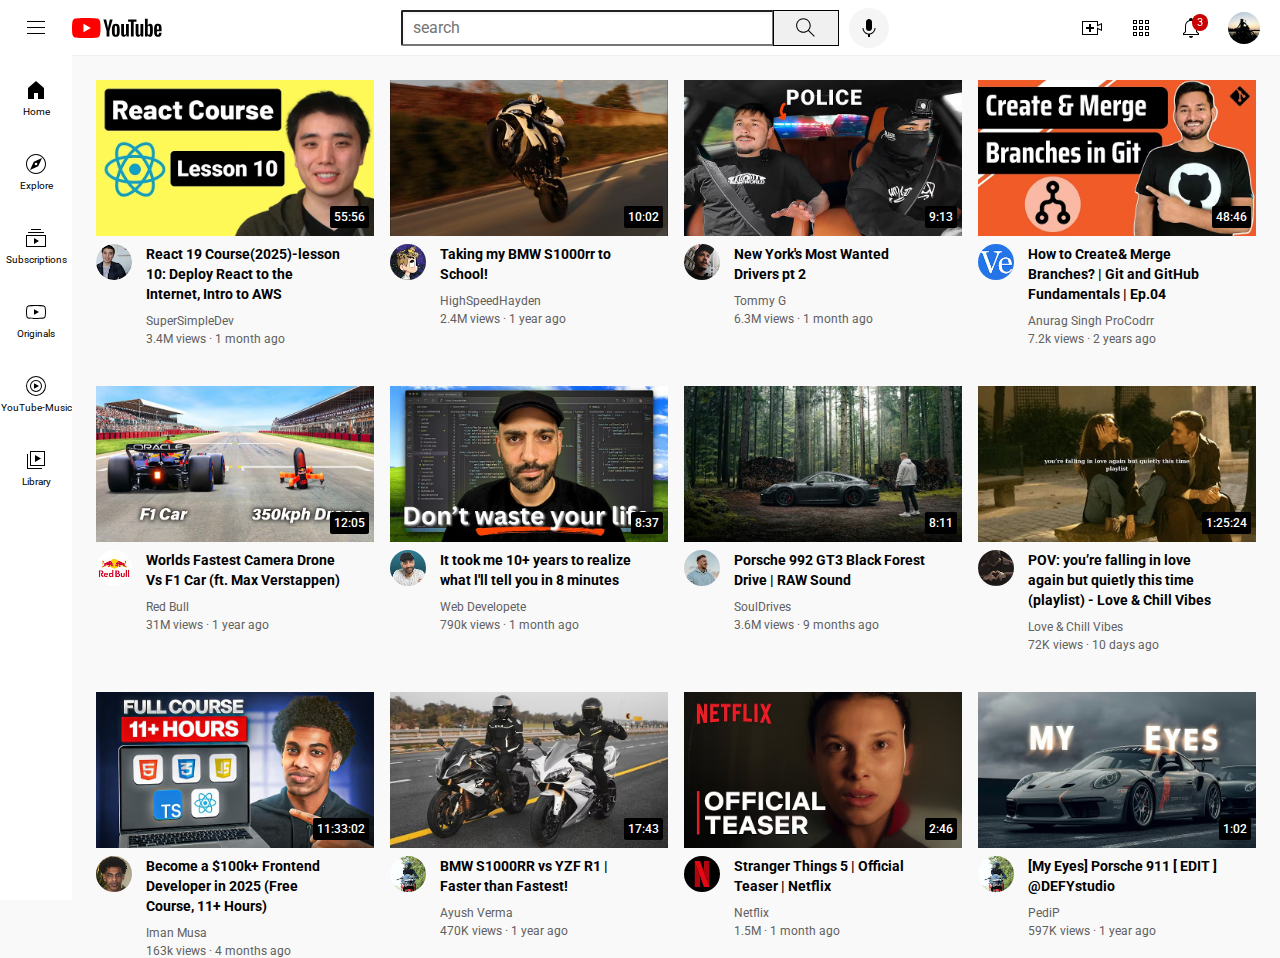
<file: index.html>
<!--nested layouts technique 1)vertical layout _ 2)Horizontal layout ||| -->
<!DOCYPE html>   <!--https://supersimple.dev/exercises/youtube/-->

<html>
   <head>
    <title>
      Youtbe.com Cloneee
    </title>
<link>  <!--if width changes than even height changes to keep the dimension same and clear with out stretch but image height can be changed by input height: 300 px but it strech out the image making it unprofessional-->
    <!--use   object-fit: cover;  when used change in height to make it fit to the clear dimension it crops inside but gives clearity -->  
   <!--object-fit: containe; can be used to shrink down the image and object position can make it move to top bottowm left and right if needed-->
   <!--you can even put border to the image with the border-width: border-style: border-color: -->
    <link rel="preconnect" href="https://fonts.googleapis.com">
    <link rel="preconnect" href="https://fonts.gstatic.com" crossorigin>
    <link href="https://fonts.googleapis.com/css2?family=Roboto:wght@400;500;700&display=swap" rel="stylesheet">

    <link rel="stylesheet" href="styles/header.css">
    <link rel="stylesheet" href="styles/general.css">
    <link rel="stylesheet" href="styles/video.css">
    <link rel="stylesheet" href="styles/sidebar.css">
    <!--<div>=division is just a box-->
  </head>
  <body>
    <header  class="header">
      <div class="left-section">
          <img class="hamburger-menu"  
           src="icons/hamburger-menu.svg">
          <img class="youtube-logo" 
          src="icons/youtube-logo.svg">
        </div>
      <div class="middle-section">
        <input class="search-bar" type="text" placeholder="search">  <!--type="checkbox" tp tick mark and placeholder labels the search box so that is shows the lable and disappears when you input text in it-->
        <button class="search-button">
          <img class="search-icon"
           src="icons/search.svg">
           <div class="tooltip">
            search
           </div>
        </button>
        <button class="voice-search-button">
          <img class="voice-search-icon"
          src="icons/voice-search-icon.svg">
          <div class="tooltip">
            search with your voice
           </div>
        </button>
      </div>
      <div class="right-section">
        <div class="upload-icon-container">
          <img class="upload-icon"
          src="icons/upload.svg">
          <div class="tooltip">
            Create
           </div>
        </div>
          
        <div class="youtube-apps-container">
          <img class="youtube-app-icon"
          src="icons/youtube-apps.svg">
          <div class="tooltip">
            YouTube apps
           </div>
        </div>


          <div class="notifications-container">
            <div class="notifications-icon-container">
             <img class="notification-icon"
          src="icons/notifications.svg">
            <div class="notifications-count">
              3
            </div>
            <div class="tooltip">
            Notifications
           </div>
        </div>
        </div>
          
         
          <img class="current-user-picture"
          src="channelpic/my-channel.jpg">
      </div>


    </header>

    <nav class="sidebar">
      <div class="sidebar-link">
        <img src="icons/home.svg">
        <div>Home</div>
      </div>
      <div class="sidebar-link">
        <img src="icons/explore.svg">
        <div>Explore</div>
      </div>
      <div class="sidebar-link">
        <img src="icons/subscriptions.svg">
        <div>Subscriptions</div>
      </div>
      <div class="sidebar-link">
        <img src="icons/originals.svg">
        <div>Originals</div>
      </div>
      <div class="sidebar-link">
        <img src="icons/youtube-music.svg">
        <div>YouTube-Music</div>
      </div>
      <div class="sidebar-link">
        <img src="icons/library.svg">
        <div>Library</div>
      </div>
    </nav>

    <main>
      <section class="video-grid">
    
    <div class="video-preview">

    <div class="thumbnail-row">
      <a href="https://www.youtube.com/watch?v=XrrGtfEEbQY">
        <img class="thumbnail" src="channel thumb/thumbnail-1.jpeg"> <!--inline block element as it takes only space how much it required like the text as text takes whole line with orange box toblock the line-->
      </a>
      
      
      <div class="video-time">
        55:56
      </div>
    
    </div>
    <div class="video-info-grid">
      <div class="channel-picture">
        <img class="profile-picture" src="channelpic/channel-1.jpg">
      </div>
      <div class="video-info">
        <p class="video-title">
          <a class="video-link" href="https://www.youtube.com/watch?v=XrrGtfEEbQY">
            React 19 Course(2025)-lesson 10: Deploy React to the Internet, Intro to AWS<!--by default paragraphs are block elements which extends over whole line in page-->
          </a>
      </p>
      <p class="video-author">
      SuperSimpleDev    
      </p>
      <p class="video-stats">
      3.4M views &#183; 1 month ago
      </p>
      </div>
    </div>
    </div>


<div class="video-preview">

    <div class="thumbnail-row">
      <a href="https://www.youtube.com/watch?v=gP6qYeCRA4s">
        <img class="thumbnail" src="channel thumb/thumbnail-2.jpeg"> <!--inline block element as it takes only space how much it required like the text as text takes whole line with orange box toblock the line-->
      </a>
      
      <div class="video-time">
        10:02
      </div>
    </div>
    <div class="video-info-grid">
      <div class="channel-picture">
        <img class="profile-picture" src="channelpic/channel-2.jpg">
      </div>
      <div class="video-info">
        <p class="video-title">
          <a class="video-link" href="https://www.youtube.com/watch?v=gP6qYeCRA4s">
            Taking my BMW S1000rr to School!<!--by default paragraphs are block elements which extends over whole line in page-->
          </a>
    </p>
    <p class="video-author">
      HighSpeedHayden
    </p>
    <p class="video-stats">
      2.4M views &#183; 1 year ago
    </p>
      </div>
    </div>
    </div>





    <div class="video-preview">

      <div class="thumbnail-row">
        <a href="https://www.youtube.com/watch?v=QaZ1XN4rRNI">
          <img class="thumbnail" src="channel thumb/thumbnail-3.jpeg"> <!--inline block element as it takes only space how much it required like the text as text takes whole line with orange box toblock the line-->
        </a>
        
        <div class="video-time">
        9:13
      </div>
      </div>
      <div class="video-info-grid">
        <div class="channel-picture">
          <img class="profile-picture" src="channelpic/channel-3.jpg">
        </div>
        <div class="video-info">
          <p class="video-title">
            <a class="video-link" href="https://www.youtube.com/watch?v=QaZ1XN4rRNI">
            New York's Most Wanted Drivers pt 2<!--by default paragraphs are block elements which extends over whole line in page-->
          </a>
       
        </p>
        <p class="video-author">
        Tommy G
        </p>
        <p class="video-stats">
        6.3M views &#183; 1 month ago
        </p>
        </div>
      </div>
      </div>


  <div class="video-preview">

      <div class="thumbnail-row">
        <a href="https://www.youtube.com/watch?v=UlckC6wLudI">
          <img class="thumbnail" src="channel thumb/thumbnail-4.jpeg"> <!--inline block element as it takes only space how much it required like the text as text takes whole line with orange box toblock the line-->
        
        </a>
        <div class="video-time">
        48:46
      </div>
      </div>
      <div class="video-info-grid">
        <div class="channel-picture">
          <img class="profile-picture" src="channelpictures/channel-4.jpeg">
        </div>
        <div class="video-info">
          <p class="video-title">
          <a class="video-link" href="https://www.youtube.com/watch?v=UlckC6wLudI">
            How to Create& Merge Branches? | Git and GitHub Fundamentals | Ep.04<!--by default paragraphs are block elements which extends over whole line in page-->
          </a>
      </p>
      <p class="video-author">
      Anurag Singh ProCodrr
      </p>
      <p class="video-stats">
      7.2k views &#183; 2 years ago
      </p>
        </div>
      </div>
      </div>



      <div class="video-preview">

      <div class="thumbnail-row">
        <a href="https://www.youtube.com/watch?v=9pEqyr_uT-k">
          <img class="thumbnail" src="channel thumb/thumbnail-5.jpeg"> <!--inline block element as it takes only space how much it required like the text as text takes whole line with orange box toblock the line-->
        </a>
        <div class="video-time">
        12:05
      </div>
      </div>
      <div class="video-info-grid">
        <div class="channel-picture">
          <img class="profile-picture" src="channelpic/channel-5.jpg">
        </div>
        <div class="video-info">
          <p class="video-title">
            <a class="video-link" href="https://www.youtube.com/watch?v=9pEqyr_uT-k">
            Worlds Fastest Camera Drone Vs F1 Car (ft. Max Verstappen)<!--by default paragraphs are block elements which extends over whole line in page-->
          </a>
        </p>
        <p class="video-author">
        Red Bull
        </p>
        <p class="video-stats">
        31M views &#183; 1 year ago
        </p>
        </div>
      </div>
      </div>


  <div class="video-preview">

      <div class="thumbnail-row">
        <a href="https://www.youtube.com/watch?v=RGaW82k4dK4">
          <img class="thumbnail" src="channel thumb/thumbnail-6.jpeg"> <!--inline block element as it takes only space how much it required like the text as text takes whole line with orange box toblock the line-->
        </a>
        <div class="video-time">
        8:37
      </div>
      </div>
      <div class="video-info-grid">
        <div class="channel-picture">
          <img class="profile-picture" src="channelpic/channel-6.jpg">
        </div>
        <div class="video-info">
          <p class="video-title">
             <a class="video-link" href="https://www.youtube.com/watch?v=RGaW82k4dK4">
            It took me 10+ years to realize what l'll tell you in 8 minutes<!--by default paragraphs are block elements which extends over whole line in page-->
          </a>
      </p>
      <p class="video-author">
      Web Developete  
      </p>
      <p class="video-stats">
      790k views &#183; 1 month ago
      </p>
        </div>
      </div>
      </div>


      <div class="video-preview">

      <div class="thumbnail-row">
        <a href="https://www.youtube.com/watch?v=c5LeLdbK_-A">
          <img class="thumbnail" src="channel thumb/thumbnail-7.jpeg"> <!--inline block element as it takes only space how much it required like the text as text takes whole line with orange box toblock the line-->
        </a>
        <div class="video-time">
        8:11
      </div>
      </div>
      <div class="video-info-grid">
        <div class="channel-picture">
          <img class="profile-picture" src="channelpic/channel-7.jpg">
        </div>
        <div class="video-info">
          <p class="video-title">
            <a class="video-link" href="https://www.youtube.com/watch?v=c5LeLdbK_-A">
            Porsche 992 GT3 Black Forest Drive | RAW Sound<!--by default paragraphs are block elements which extends over whole line in page-->
          </a>
        </p>
        <p class="video-author">
        SoulDrives
        </p>
        <p class="video-stats">
        3.6M views &#183; 9 months ago
        </p>
        </div>
      </div>
      </div>


      <div class="video-preview">

      <div class="thumbnail-row">
        <a href="https://www.youtube.com/watch?v=tSRLc-Jvuog&list=RDtSRLc-Jvuog&start_radio=1">
          <img class="thumbnail" src="channel thumb/thumbnail-9.jpeg"> <!--inline block element as it takes only space how much it required like the text as text takes whole line with orange box toblock the line-->
        </a>
        <div class="video-time">
        1:25:24
      </div>
      </div>
      <div class="video-info-grid">
        <div class="channel-picture">
          <img class="profile-picture" src="channelpic/channel-9.jpg">
        </div>
        <div class="video-info">
          <p class="video-title">
            <a class="video-link" href="https://www.youtube.com/watch?v=tSRLc-Jvuog&list=RDtSRLc-Jvuog&start_radio=1">
            POV: you’re falling in love again but quietly this time (playlist) - Love & Chill Vibes<!--by default paragraphs are block elements which extends over whole line in page-->
          </a>
        </p>
        <p class="video-author">
        Love & Chill Vibes
        </p>
        <p class="video-stats">
        72K views &#183; 10 days ago
        </p>
        </div>
      </div>
      </div>


      <div class="video-preview">

      <div class="thumbnail-row">
        <a href="https://www.youtube.com/watch?v=5nUxK4QrUE4">
          <img class="thumbnail" src="channel thumb/thumbnail-10.jpeg"> <!--inline block element as it takes only space how much it required like the text as text takes whole line with orange box toblock the line-->
        </a>
        <div class="video-time">
        11:33:02
      </div>
      </div>
      <div class="video-info-grid">
        <div class="channel-picture">
          <img class="profile-picture" src="channelpic/channel-10.jpg">
        </div>
        <div class="video-info">
          <p class="video-title">
            <a class="video-link" href="https://www.youtube.com/watch?v=5nUxK4QrUE4">          
              Become a $100k+ Frontend Developer in 2025 (Free Course, 11+ Hours)<!--by default paragraphs are block elements which extends over whole line in page-->
          </a>
        </p>
        <p class="video-author">
        Iman Musa
        </p>
        <p class="video-stats">
        163k views &#183; 4 months ago
        </p>
        </div>
      </div>
      </div>


      <div class="video-preview">

      <div class="thumbnail-row">
        <a href="https://www.youtube.com/watch?v=P_tSHzHLNF8">
          <img class="thumbnail" src="channel thumb/thumbnail-11.jpeg"> <!--inline block element as it takes only space how much it required like the text as text takes whole line with orange box toblock the line-->
        </a>
        <div class="video-time">
        17:43
      </div>
      </div>
      <div class="video-info-grid">
        <div class="channel-picture">
          <img class="profile-picture" src="channelpic/channel-11.jpg">
        </div>
        <div class="video-info">
          <p class="video-title">
            <a class="video-link" href="https://www.youtube.com/watch?v=P_tSHzHLNF8">
            BMW S1000RR vs YZF R1 | Faster than Fastest!<!--by default paragraphs are block elements which extends over whole line in page-->
          </a>
        </p>
        <p class="video-author">
        Ayush Verma
        </p>
        <p class="video-stats">
        470K views &#183; 1 year ago
        </p>
        </div>
      </div>
      </div>



      <div class="video-preview">

      <div class="thumbnail-row">
        <a href="https://www.youtube.com/watch?v=iKZyYdwS3Wg">
          <img class="thumbnail" src="channel thumb/thumbnail-12.jpeg"> <!--inline block element as it takes only space how much it required like the text as text takes whole line with orange box toblock the line-->
        </a>
        <div class="video-time">
        2:46
      </div>
      </div>
      <div class="video-info-grid">
        <div class="channel-picture">
          <img class="profile-picture" src="channelpic/channel-12.jpg">
        </div>
        <div class="video-info">
          <p class="video-title">
            <a class="video-link" href="https://www.youtube.com/watch?v=iKZyYdwS3Wg">
            Stranger Things 5 | Official Teaser | Netflix<!--by default paragraphs are block elements which extends over whole line in page-->
          </a>
        </p>
        <p class="video-author">
        Netflix
        </p>
        <p class="video-stats">
        1.5M  &#183; 1 month ago
        </p>
        </div>
      </div>
      </div>


      <div class="video-preview">

      <div class="thumbnail-row">
        <a href="https://www.youtube.com/watch?v=rS1i014LRBE&list=RDrS1i014LRBE&start_radio=1">
          <img class="thumbnail" src="channel thumb/thumbnail-13.jpeg"> <!--inline block element as it takes only space how much it required like the text as text takes whole line with orange box toblock the line-->
        </a>
        <div class="video-time">
        1:02
      </div>
      </div>
      <div class="video-info-grid">
        <div class="channel-picture">
          <img class="profile-picture" src="channelpic/channel-11.jpg">
        </div>
        <div class="video-info">
          <p class="video-title">
            <a class="video-link" href="https://www.youtube.com/watch?v=rS1i014LRBE&list=RDrS1i014LRBE&start_radio=1">
            [My Eyes] Porsche 911 [ EDIT ] ‪@DEFYstudio‬<!--by default paragraphs are block elements which extends over whole line in page-->
          </a>
        </p>
        <p class="video-author">
        PediP
        </p>
        <p class="video-stats">
        597K views &#183; 1 year ago
        </p>
        </div>
      </div>
      </div>



    </section>
    </main>
  </body>
</html>

<!--for the top search box grid in the sample to create it we use the flexbox which is similar to css grid
(but its far more flexible)-->
</file>
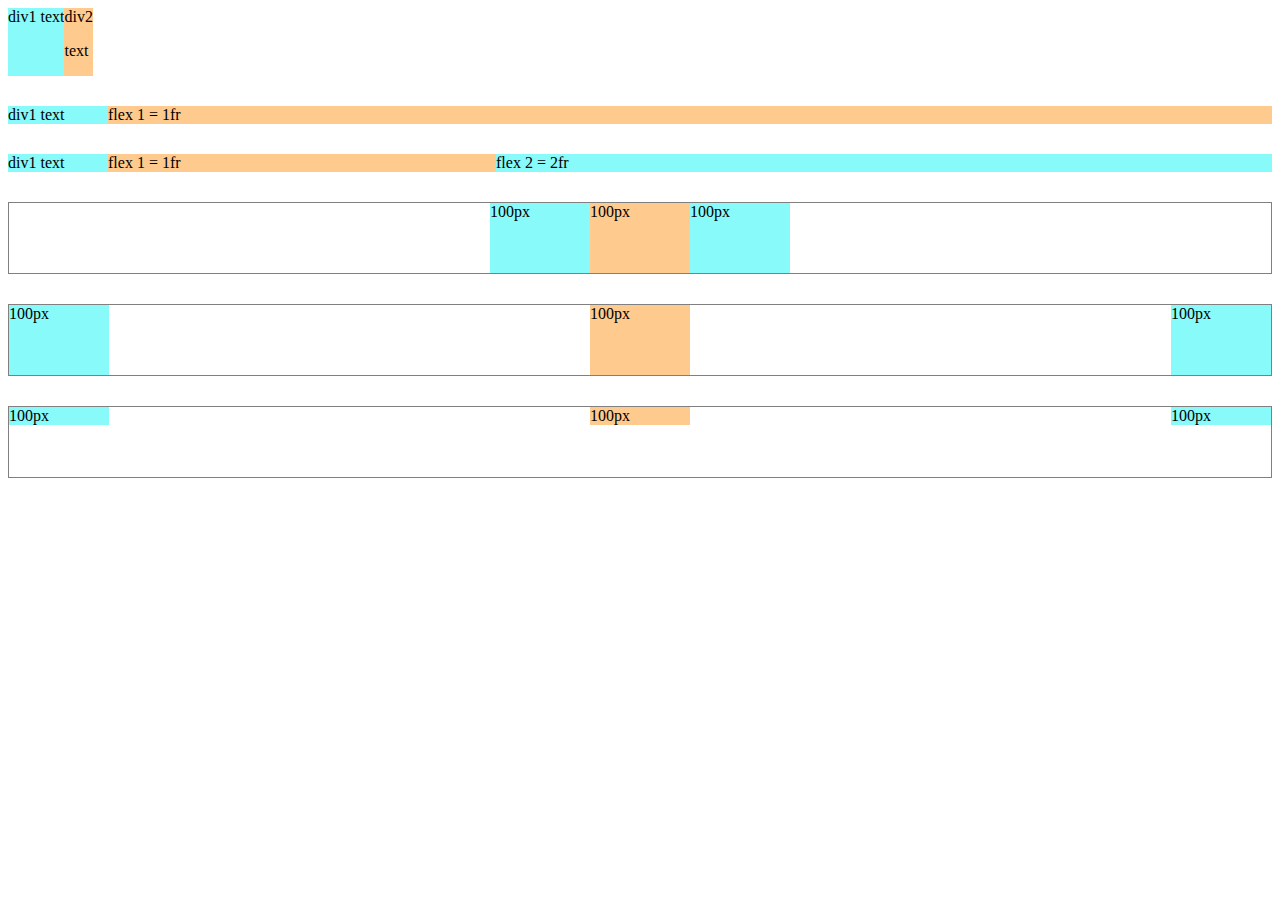
<file: flexbox.html>
<!DOCTYPE html>
<html>
  <head>
    <title>Flexbox Practice</title>
  </head>
  <body style="padding-bottom: 200px;">
   
   <div style="
    display: flex;
    flex-direction: row;
  ">
      <div style="
      background-color:rgb(136, 250, 250)
      ">
        div1 text
      </div>
      <div style="
      background-color:rgb(255, 202, 141)">
        div2
          <p>text</p>
      </div>
   </div>


    <div style="
    margin-top: 30px;
    display: flex;
    flex-direction: row;">
      <div style="
      background-color:rgb(136, 250, 250);
      width: 100px;
      ">
        div1 text
      </div>
      <div style="
      background-color:rgb(255, 202, 141);
      flex: 1;">
        flex 1 = 1fr  <!--flex 1 = 1fr-->
      </div>
   </div>


   <div style="
    margin-top: 30px;
    display: flex;
    flex-direction: row;">
      <div style="
      background-color:rgb(136, 250, 250);
      width: 100px;
      ">
        div1 text
      </div>
      <div style="
      background-color:rgb(255, 202, 141);
      flex: 1;">
        flex 1 = 1fr  <!--flex 1 = 1fr-->
      </div>
       <div style="
      background-color:rgb(136, 250, 250);
      flex: 2;
      ">
        flex 2 = 2fr
      </div>
   </div>


   <div style="
    height: 70px;
    border-width: 1px;
    border-style: solid;
    border-color: gray;
    margin-top: 30px;
    display: flex;
    flex-direction: row;
    justify-content: center; 
    "><!--justify-content: center; keeps in mid
          justify-content: start;  keeps in left
          justify-content: end;    keeps in right-->
      <div style="
      background-color:rgb(136, 250, 250);
      width: 100px;
      ">
        100px
      </div>
      <div style="
      background-color:rgb(255, 202, 141);
      width: 100px;">
        100px  <!--flex 1 = 1fr-->
      </div>
       <div style="
      background-color:rgb(136, 250, 250);
      width: 100px;
      ">
        100px
      </div>
    </div>


      <div style="
    height: 70px;
    border-width: 1px;
    border-style: solid;
    border-color: gray;
    margin-top: 30px;
    display: flex;
    flex-direction: row;
    justify-content: space-between; 
    "><!--justify-content: space-between;  creates equal space between them-->
      <div style="
      background-color:rgb(136, 250, 250);
      width: 100px;
      ">
        100px
      </div>
      <div style="
      background-color:rgb(255, 202, 141);
      width: 100px;">
        100px  <!--flex 1 = 1fr-->
      </div>
       <div style="
      background-color:rgb(136, 250, 250);
      width: 100px;
      ">
        100px
      </div>
    </div>


      <div style="
    height: 70px;
    border-width: 1px;
    border-style: solid;
    border-color: gray;
    margin-top: 30px;
    display: flex;
    flex-direction: row;
    justify-content: space-between; 
    align-items: start;
    "><!--align-items: start;  alligns to top
          align-items: center;  alligns to center
          align-items: end;  alligns to bottom
          align-items: stretch;  alligns to stretch
    -->
      <div style="
      background-color:rgb(136, 250, 250);
      width: 100px;
      ">
        100px
      </div>
      <div style="
      background-color:rgb(255, 202, 141);
      width: 100px;">
        100px  <!--flex 1 = 1fr-->
      </div>
       <div style="
      background-color:rgb(136, 250, 250);
      width: 100px;
      ">
        100px
      </div>
    </div>
  </body>
</html>

<!--box expands to the reqired input text unlike the grid does send text downwards and if you put paragraph to div 2 it vertically alligns itself-->
</file>
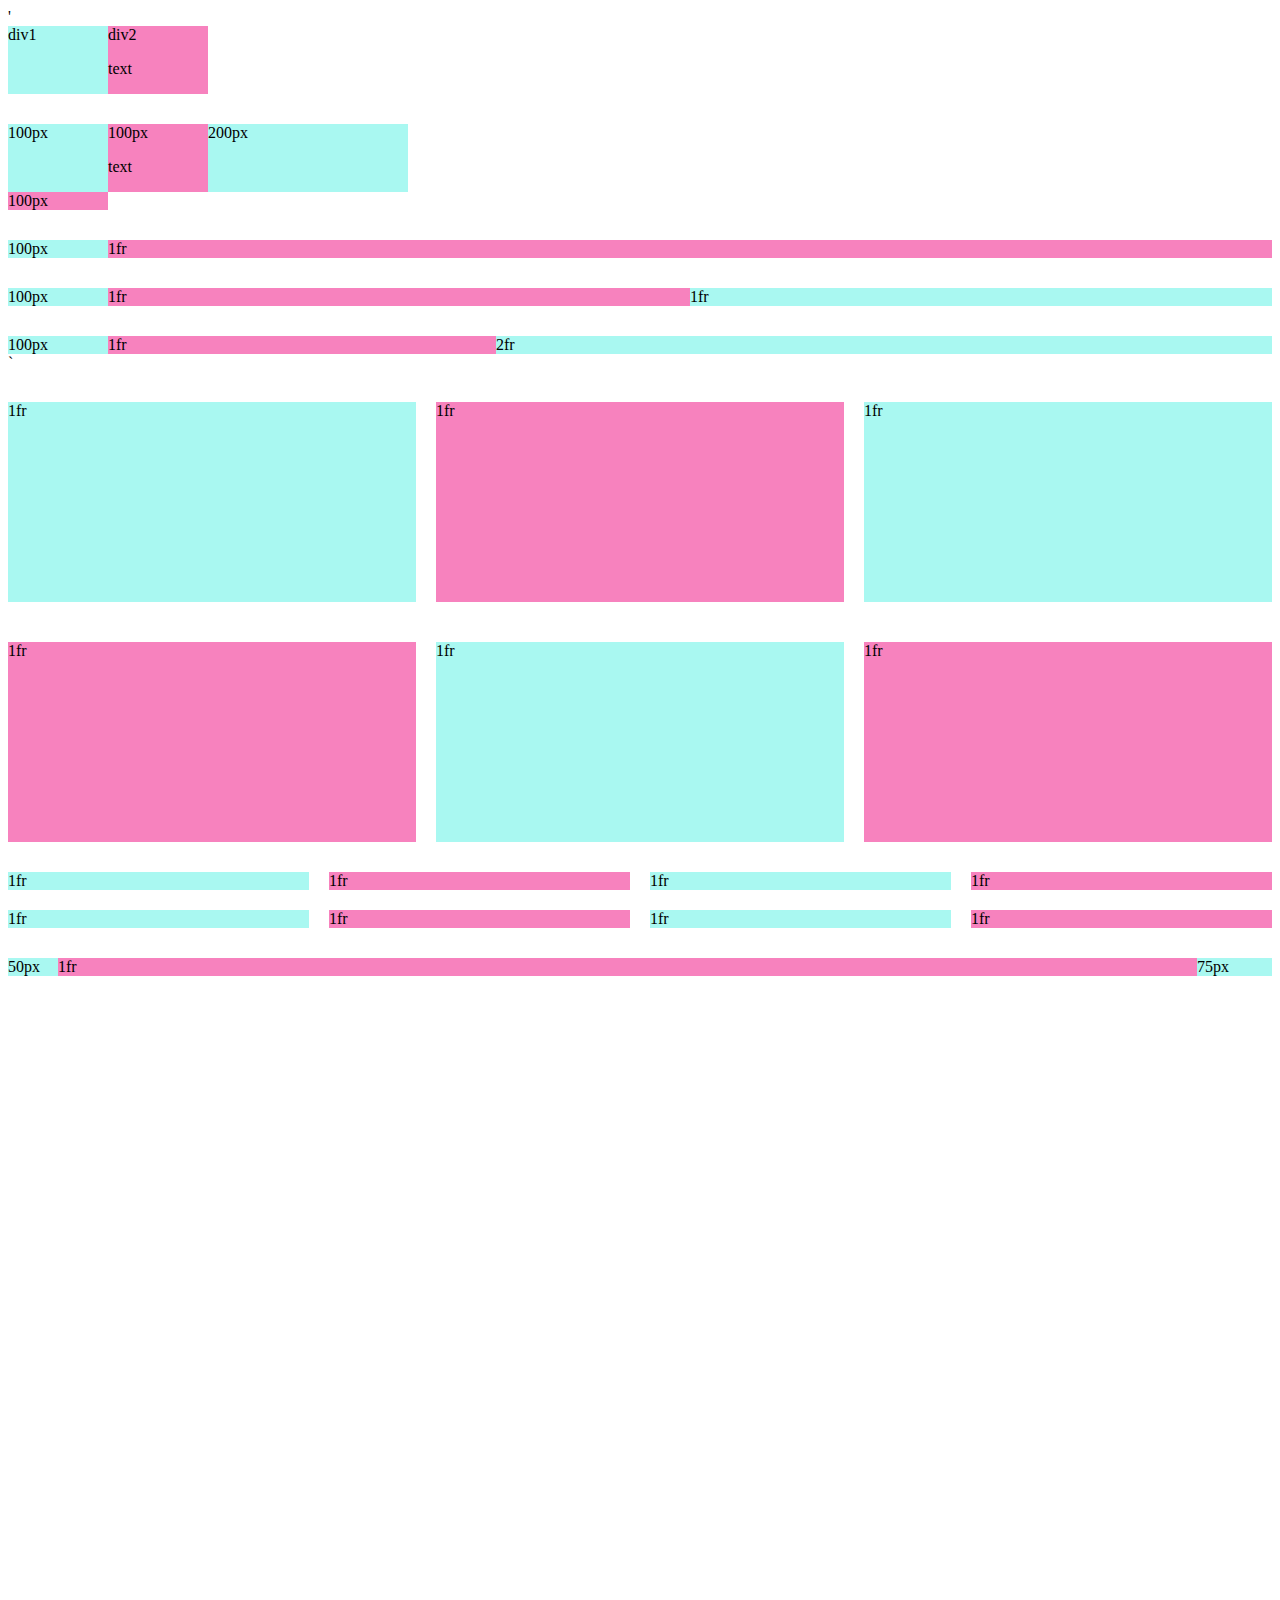
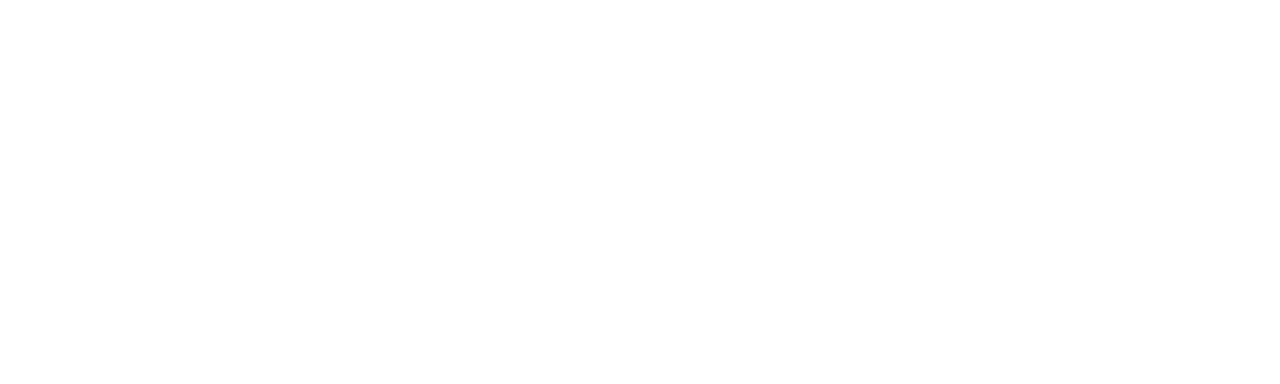
<file: grid.html>
<!DOCTYPE html>
<html>'
  <head>
    <title>Grid Practice</title>
  </head>
  <body style="padding-bottom: 1000px;">
    <div style="
      display: grid;
      grid-template-columns: 100px 100px ;     
      ">
<!--grids creates better allignment than display-->
      <div style="background-color:rgb(169, 248, 241)">
        div1
      </div> <!--inline styles of css into html-->
      <div style="background-color: rgb(247, 130, 190)">
        div2 
        <p>text</p>
      </div>
    </div>

    <div style="
    margin-top: 30px;
      display: grid;
      grid-template-columns: 100px 100px 200px;     
      ">
<!--grids creates better allignment than display-->
      <div style="background-color:rgb(169, 248, 241)">
        100px
      </div> <!--inline styles of css into html-->
      <div style="background-color: rgb(247, 130, 190)">
        100px
        <p>text</p>
      </div>
      <div style="background-color:rgb(169, 248, 241)">
        200px
      </div>
      <div style="background-color: rgb(247, 130, 190)">
        100px
      </div>
    </div>
    <!--1/2 grid = 1 row_ and 2 column |-->

    <div style="
    margin-top: 30px;
      display: grid;
      grid-template-columns: 100px 1fr;     
      ">
<!--grids creates better allignment than display-->
      <div style="background-color:rgb(169, 248, 241)">
        100px
      </div> <!--inline styles of css into html-->
      <div style="background-color: rgb(247, 130, 190)">
        1fr
      </div><!--1fr stands for free space where it occupys whole free space-->
   
    </div>


    <div style="
    margin-top: 30px;
      display: grid;
      grid-template-columns: 100px 1fr 1fr;     
      ">
<!--grids creates better allignment than display-->
      <div style="background-color:rgb(169, 248, 241)">
        100px
      </div> <!--inline styles of css into html-->
      <div style="background-color: rgb(247, 130, 190)">
        1fr 
      </div><!--1fr stands for free space where it occupys whole free space-->
      <div style="background-color:rgb(169, 248, 241)">
        1fr
      </div>
    </div>



    <div style="
    margin-top: 30px;
      display: grid;
      grid-template-columns: 100px 1fr 2fr;     
      ">
<!--grids creates better allignment than display-->
      <div style="background-color:rgb(169, 248, 241)">
        100px
      </div> <!--inline styles of css into html-->
      <div style="background-color: rgb(247, 130, 190)">
        1fr 
      </div><!--1fr stands for free space where it occupys whole free space-->
      <div style="background-color:rgb(169, 248, 241)">
        2fr
      </div>
    </div>
`



    <div style="
    margin-top: 30px;
      display: grid;
      grid-template-columns: 1fr 1fr 1fr;
      column-gap: 20px;
      row-gap: 40px;     
      ">
<!--grids creates better allignment than display-->
      <div style="background-color:rgb(169, 248, 241); height: 200px">
        1fr
      </div> <!--inline styles of css into html-->
      <div style="background-color: rgb(247, 130, 190); height: 200px;">
        1fr
      </div><!--1fr stands for free space where it occupys whole free space-->
      <div style="background-color:rgb(169, 248, 241); height 200px;">
        1fr
      </div>
      <div style="background-color: rgb(247, 130, 190); height: 200px;">
        1fr
      </div><!--1fr stands for free space where it occupys whole free space-->
      <div style="background-color:rgb(169, 248, 241); height 200px;">
        1fr
      </div>
      <div style="background-color: rgb(247, 130, 190); height: 200px;">
        1fr
      </div>
    </div>



      <div style="
    margin-top: 30px;
      display: grid;
      grid-template-columns: 1fr 1fr 1fr 1fr;
      column-gap: 20px;
      row-gap: 20px;     
      ">
<!--grids creates better allignment than display-->
      <div style="background-color:rgb(169, 248, 241) ">
        1fr
      </div> <!--inline styles of css into html-->
      <div style="background-color: rgb(247, 130, 190) ">
        1fr
      </div><!--1fr stands for free space where it occupys whole free space-->
      <div style="background-color:rgb(169, 248, 241)">
        1fr
      </div>
      <div style="background-color: rgb(247, 130, 190)">
        1fr
      </div><!--1fr stands for free space where it occupys whole free space-->
      <div style="background-color:rgb(169, 248, 241)">
        1fr
      </div>
      <div style="background-color: rgb(247, 130, 190)">
        1fr
      </div>
      <div style="background-color:rgb(169, 248, 241)">
        1fr
      </div>
      <div style="background-color: rgb(247, 130, 190)">
        1fr
      </div>
    </div>


     <div style="
    margin-top: 30px;
      display: grid;
      grid-template-columns: 50px 1fr 75px;     
      ">
<!--grids creates better allignment than display-->
      <div style="background-color:rgb(169, 248, 241)">
        50px
      </div> <!--inline styles of css into html-->
      <div style="background-color: rgb(247, 130, 190)">
        1fr 
      </div><!--1fr stands for free space where it occupys whole free space-->
      <div style="background-color:rgb(169, 248, 241)">
        75px
      </div>
    </div>
  </body>
</html>
</file>
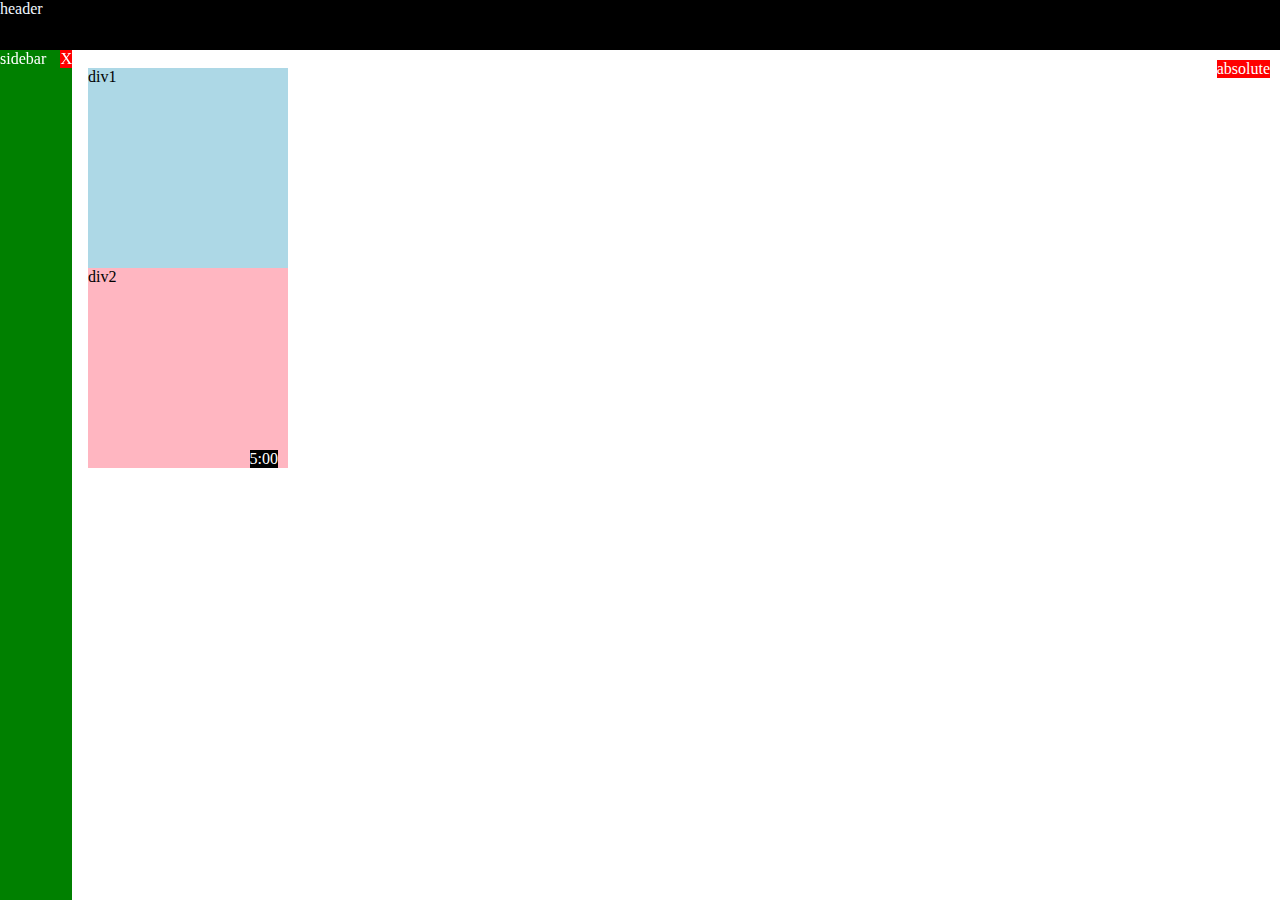
<file: position.html>
<!DOCTYPE html>
<html>
  <head>
    <title>Position Practice</title>
  </head>
  <body style="
  height:300px;
  padding-top: 60px;
  padding-left: 80px;
  padding-bottom: 500px;
  ">
    <div style="
      background-color: black;
      color:aliceblue;
      position: fixed;
      top: 0px;
      left: 0px;
      right: 0px;
      height: 50px;
      z-index: 1">
      header<!--greater the z-index it comes above other buttons or things making them below it and invisible-->
    </div>

    <div style="
    background-color: green;
    color: white;
    position: fixed;
    left: 0;
    bottom: 0;
    top: 50px;
    width: 72px;
    ">
      sidebar

      <div style="
    position: absolute;
    background-color: red;
    color:white;
    top: 0px;
    right: 0px;
    ">
      X
    </div>
    </div>

    <div style="
    position: absolute;
    background-color: red;
    color:white;
    top: 60px;
    right: 10px;
    ">
      absolute<!--position: fixed does not move when scrolls
       position: absolute moves when scrolled-->

    </div>


    <div style="
    background-color: lightblue;
    height: 200px;
    width: 200px;
    position: static;
    ">
      div1<!--static is default property-->
    </div>
    <div style="
    background-color: lightpink;
    height: 200px;
    width: 200px;
    position: relative;">
      div2
      <!--position: relative gives position to the thing withrespect to div 2 not with respect to whole page-->

      <div style="
    position: absolute;
    background-color:black;
    color:white;
    bottom: 0px;
    right: 10px;
    ">
      5:00
    </div>
    </div>
  </body>
</html>
</file>
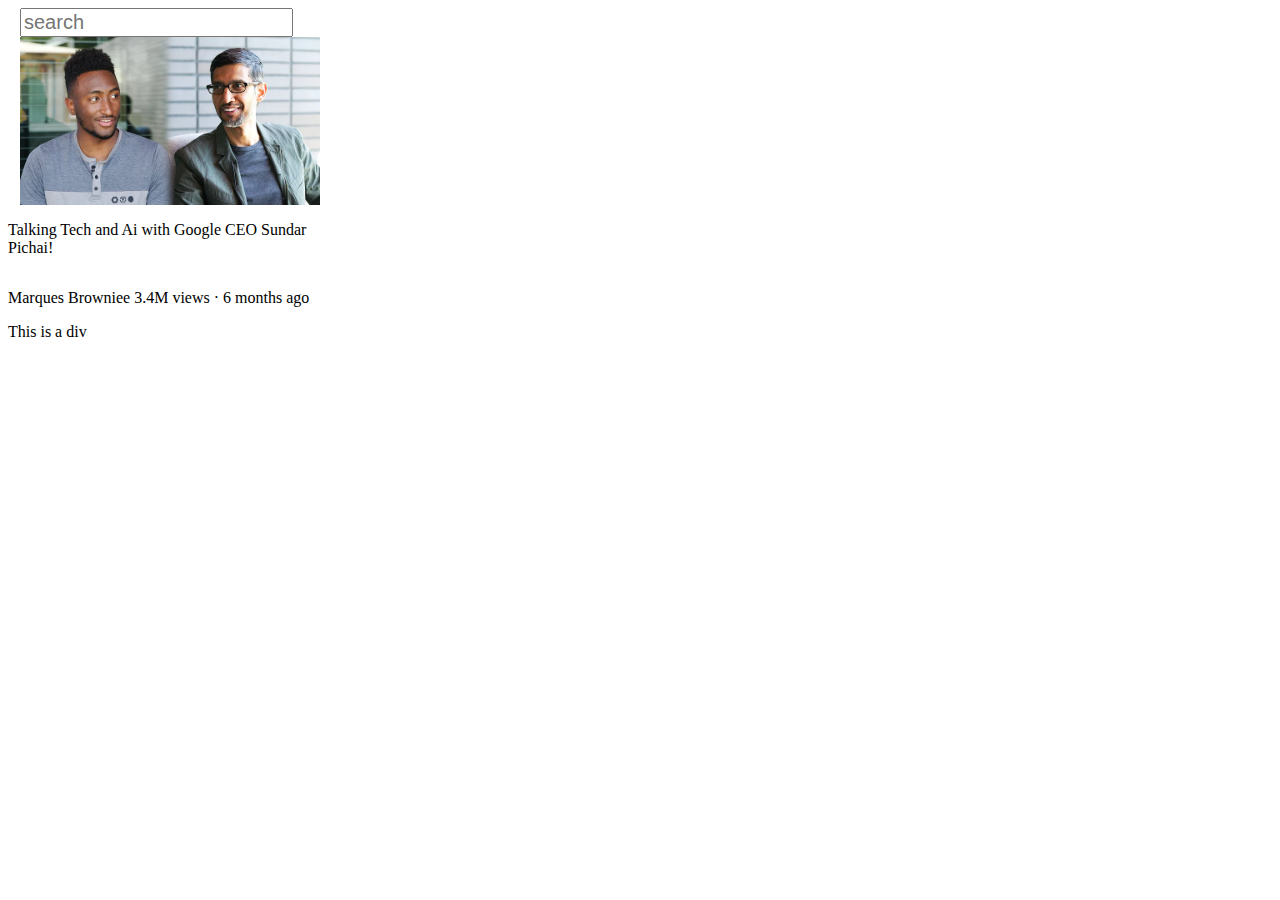
<file: yotubedemopradctice.html>
<!DOCYPE html>   <!--https://supersimple.dev/exercises/youtube/-->

<html>
   <head>
    <title>
      Youtbe.com Cloneee
    </title>
<link>  <!--if width changes than even height changes to keep the dimension same and clear with out stretch but image height can be changed by input height: 300 px but it strech out the image making it unprofessional-->
    <!--use   object-fit: cover;  when used change in height to make it fit to the clear dimension it crops inside but gives clearity -->  
   <!--object-fit: containe; can be used to shrink down the image and object position can make it move to top bottowm left and right if needed-->
   <!--you can even put border to the image with the border-width: border-style: border-color: -->
   <style>
      .thumbnail {
        width: 300px;
        margin-left: 12px;
        display: block;
       }
       .search-bar{
         font-size: 20px;
         margin-left: 12px;
         
       }
       .video-title{
        width: 300px;
       }
       .video-author,
       .video-stats{
        display: inline-block;
       }
    </style>
  </head>
  <body>
    <input class="search-bar" type="text" placeholder="search">  <!--type="checkbox" tp tick mark and placeholder labels the search box so that is shows the lable and disappears when you input text in it-->
    <img class="thumbnail" src="thumbnails/thumbnail-1.webp"> <!--inline block element as it takes only space how much it required like the text as text takes whole line with orange box toblock the line-->
    
    
    <p class="video-title">
      Talking Tech and Ai with Google CEO Sundar Pichai!<!--by default paragraphs are block elements which extends over whole line in page-->
    </p>
    <p class="video-author">
      Marques Browniee    
    </p>
    <p class="video-stats">
      3.4M views &#183; 6 months ago
    </p>
      <div class="div-example">
      This is a div
    </div>
  </body>
</html>
</file>
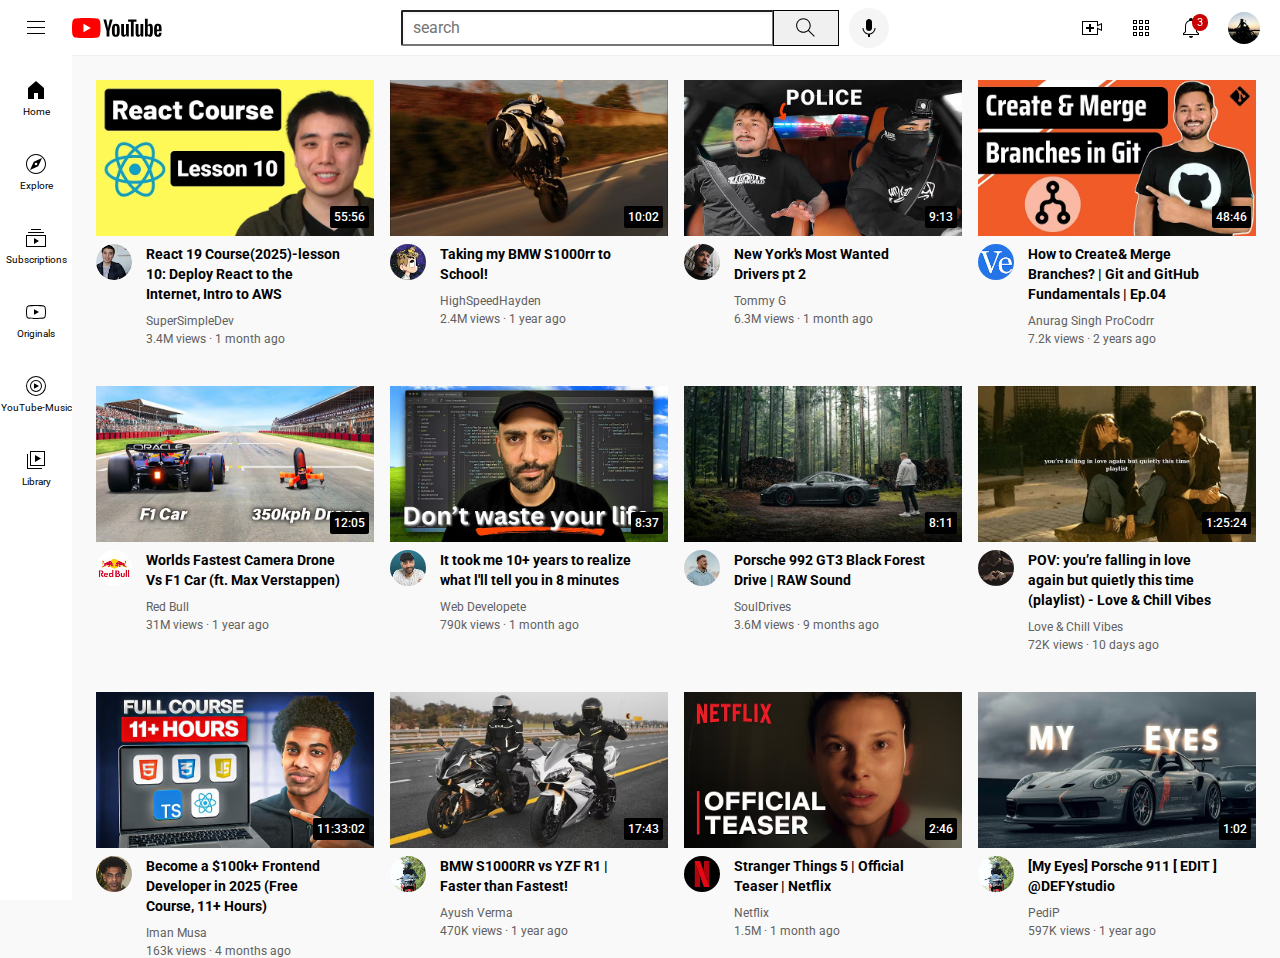
<file: youtubemainproject.html>
<!--nested layouts technique 1)vertical layout _ 2)Horizontal layout ||| -->
<!DOCYPE html>   <!--https://supersimple.dev/exercises/youtube/-->

<html>
   <head>
    <title>
      Youtbe.com Cloneee
    </title>
<link>  <!--if width changes than even height changes to keep the dimension same and clear with out stretch but image height can be changed by input height: 300 px but it strech out the image making it unprofessional-->
    <!--use   object-fit: cover;  when used change in height to make it fit to the clear dimension it crops inside but gives clearity -->  
   <!--object-fit: containe; can be used to shrink down the image and object position can make it move to top bottowm left and right if needed-->
   <!--you can even put border to the image with the border-width: border-style: border-color: -->
    <link rel="preconnect" href="https://fonts.googleapis.com">
    <link rel="preconnect" href="https://fonts.gstatic.com" crossorigin>
    <link href="https://fonts.googleapis.com/css2?family=Roboto:wght@400;500;700&display=swap" rel="stylesheet">

    <link rel="stylesheet" href="styles/header.css">
    <link rel="stylesheet" href="styles/general.css">
    <link rel="stylesheet" href="styles/video.css">
    <link rel="stylesheet" href="styles/sidebar.css">
    <!--<div>=division is just a box-->
  </head>
  <body>
    <header  class="header">
      <div class="left-section">
          <img class="hamburger-menu"  
           src="icons/hamburger-menu.svg">
          <img class="youtube-logo" 
          src="icons/youtube-logo.svg">
        </div>
      <div class="middle-section">
        <input class="search-bar" type="text" placeholder="search">  <!--type="checkbox" tp tick mark and placeholder labels the search box so that is shows the lable and disappears when you input text in it-->
        <button class="search-button">
          <img class="search-icon"
           src="icons/search.svg">
           <div class="tooltip">
            search
           </div>
        </button>
        <button class="voice-search-button">
          <img class="voice-search-icon"
          src="icons/voice-search-icon.svg">
          <div class="tooltip">
            search with your voice
           </div>
        </button>
      </div>
      <div class="right-section">
        <div class="upload-icon-container">
          <img class="upload-icon"
          src="icons/upload.svg">
          <div class="tooltip">
            Create
           </div>
        </div>
          
        <div class="youtube-apps-container">
          <img class="youtube-app-icon"
          src="icons/youtube-apps.svg">
          <div class="tooltip">
            YouTube apps
           </div>
        </div>


          <div class="notifications-container">
            <div class="notifications-icon-container">
             <img class="notification-icon"
          src="icons/notifications.svg">
            <div class="notifications-count">
              3
            </div>
            <div class="tooltip">
            Notifications
           </div>
        </div>
        </div>
          
         
          <img class="current-user-picture"
          src="channelpic/my-channel.jpg">
      </div>


    </header>

    <nav class="sidebar">
      <div class="sidebar-link">
        <img src="icons/home.svg">
        <div>Home</div>
      </div>
      <div class="sidebar-link">
        <img src="icons/explore.svg">
        <div>Explore</div>
      </div>
      <div class="sidebar-link">
        <img src="icons/subscriptions.svg">
        <div>Subscriptions</div>
      </div>
      <div class="sidebar-link">
        <img src="icons/originals.svg">
        <div>Originals</div>
      </div>
      <div class="sidebar-link">
        <img src="icons/youtube-music.svg">
        <div>YouTube-Music</div>
      </div>
      <div class="sidebar-link">
        <img src="icons/library.svg">
        <div>Library</div>
      </div>
    </nav>

    <main>
      <section class="video-grid">
    
    <div class="video-preview">

    <div class="thumbnail-row">
      <a href="https://www.youtube.com/watch?v=XrrGtfEEbQY">
        <img class="thumbnail" src="channel thumb/thumbnail-1.jpeg"> <!--inline block element as it takes only space how much it required like the text as text takes whole line with orange box toblock the line-->
      </a>
      
      
      <div class="video-time">
        55:56
      </div>
    
    </div>
    <div class="video-info-grid">
      <div class="channel-picture">
        <img class="profile-picture" src="channelpic/channel-1.jpg">
      </div>
      <div class="video-info">
        <p class="video-title">
          <a class="video-link" href="https://www.youtube.com/watch?v=XrrGtfEEbQY">
            React 19 Course(2025)-lesson 10: Deploy React to the Internet, Intro to AWS<!--by default paragraphs are block elements which extends over whole line in page-->
          </a>
      </p>
      <p class="video-author">
      SuperSimpleDev    
      </p>
      <p class="video-stats">
      3.4M views &#183; 1 month ago
      </p>
      </div>
    </div>
    </div>


<div class="video-preview">

    <div class="thumbnail-row">
      <a href="https://www.youtube.com/watch?v=gP6qYeCRA4s">
        <img class="thumbnail" src="channel thumb/thumbnail-2.jpeg"> <!--inline block element as it takes only space how much it required like the text as text takes whole line with orange box toblock the line-->
      </a>
      
      <div class="video-time">
        10:02
      </div>
    </div>
    <div class="video-info-grid">
      <div class="channel-picture">
        <img class="profile-picture" src="channelpic/channel-2.jpg">
      </div>
      <div class="video-info">
        <p class="video-title">
          <a class="video-link" href="https://www.youtube.com/watch?v=gP6qYeCRA4s">
            Taking my BMW S1000rr to School!<!--by default paragraphs are block elements which extends over whole line in page-->
          </a>
    </p>
    <p class="video-author">
      HighSpeedHayden
    </p>
    <p class="video-stats">
      2.4M views &#183; 1 year ago
    </p>
      </div>
    </div>
    </div>





    <div class="video-preview">

      <div class="thumbnail-row">
        <a href="https://www.youtube.com/watch?v=QaZ1XN4rRNI">
          <img class="thumbnail" src="channel thumb/thumbnail-3.jpeg"> <!--inline block element as it takes only space how much it required like the text as text takes whole line with orange box toblock the line-->
        </a>
        
        <div class="video-time">
        9:13
      </div>
      </div>
      <div class="video-info-grid">
        <div class="channel-picture">
          <img class="profile-picture" src="channelpic/channel-3.jpg">
        </div>
        <div class="video-info">
          <p class="video-title">
            <a class="video-link" href="https://www.youtube.com/watch?v=QaZ1XN4rRNI">
            New York's Most Wanted Drivers pt 2<!--by default paragraphs are block elements which extends over whole line in page-->
          </a>
       
        </p>
        <p class="video-author">
        Tommy G
        </p>
        <p class="video-stats">
        6.3M views &#183; 1 month ago
        </p>
        </div>
      </div>
      </div>


  <div class="video-preview">

      <div class="thumbnail-row">
        <a href="https://www.youtube.com/watch?v=UlckC6wLudI">
          <img class="thumbnail" src="channel thumb/thumbnail-4.jpeg"> <!--inline block element as it takes only space how much it required like the text as text takes whole line with orange box toblock the line-->
        
        </a>
        <div class="video-time">
        48:46
      </div>
      </div>
      <div class="video-info-grid">
        <div class="channel-picture">
          <img class="profile-picture" src="channelpictures/channel-4.jpeg">
        </div>
        <div class="video-info">
          <p class="video-title">
          <a class="video-link" href="https://www.youtube.com/watch?v=UlckC6wLudI">
            How to Create& Merge Branches? | Git and GitHub Fundamentals | Ep.04<!--by default paragraphs are block elements which extends over whole line in page-->
          </a>
      </p>
      <p class="video-author">
      Anurag Singh ProCodrr
      </p>
      <p class="video-stats">
      7.2k views &#183; 2 years ago
      </p>
        </div>
      </div>
      </div>



      <div class="video-preview">

      <div class="thumbnail-row">
        <a href="https://www.youtube.com/watch?v=9pEqyr_uT-k">
          <img class="thumbnail" src="channel thumb/thumbnail-5.jpeg"> <!--inline block element as it takes only space how much it required like the text as text takes whole line with orange box toblock the line-->
        </a>
        <div class="video-time">
        12:05
      </div>
      </div>
      <div class="video-info-grid">
        <div class="channel-picture">
          <img class="profile-picture" src="channelpic/channel-5.jpg">
        </div>
        <div class="video-info">
          <p class="video-title">
            <a class="video-link" href="https://www.youtube.com/watch?v=9pEqyr_uT-k">
            Worlds Fastest Camera Drone Vs F1 Car (ft. Max Verstappen)<!--by default paragraphs are block elements which extends over whole line in page-->
          </a>
        </p>
        <p class="video-author">
        Red Bull
        </p>
        <p class="video-stats">
        31M views &#183; 1 year ago
        </p>
        </div>
      </div>
      </div>


  <div class="video-preview">

      <div class="thumbnail-row">
        <a href="https://www.youtube.com/watch?v=RGaW82k4dK4">
          <img class="thumbnail" src="channel thumb/thumbnail-6.jpeg"> <!--inline block element as it takes only space how much it required like the text as text takes whole line with orange box toblock the line-->
        </a>
        <div class="video-time">
        8:37
      </div>
      </div>
      <div class="video-info-grid">
        <div class="channel-picture">
          <img class="profile-picture" src="channelpic/channel-6.jpg">
        </div>
        <div class="video-info">
          <p class="video-title">
             <a class="video-link" href="https://www.youtube.com/watch?v=RGaW82k4dK4">
            It took me 10+ years to realize what l'll tell you in 8 minutes<!--by default paragraphs are block elements which extends over whole line in page-->
          </a>
      </p>
      <p class="video-author">
      Web Developete  
      </p>
      <p class="video-stats">
      790k views &#183; 1 month ago
      </p>
        </div>
      </div>
      </div>


      <div class="video-preview">

      <div class="thumbnail-row">
        <a href="https://www.youtube.com/watch?v=c5LeLdbK_-A">
          <img class="thumbnail" src="channel thumb/thumbnail-7.jpeg"> <!--inline block element as it takes only space how much it required like the text as text takes whole line with orange box toblock the line-->
        </a>
        <div class="video-time">
        8:11
      </div>
      </div>
      <div class="video-info-grid">
        <div class="channel-picture">
          <img class="profile-picture" src="channelpic/channel-7.jpg">
        </div>
        <div class="video-info">
          <p class="video-title">
            <a class="video-link" href="https://www.youtube.com/watch?v=c5LeLdbK_-A">
            Porsche 992 GT3 Black Forest Drive | RAW Sound<!--by default paragraphs are block elements which extends over whole line in page-->
          </a>
        </p>
        <p class="video-author">
        SoulDrives
        </p>
        <p class="video-stats">
        3.6M views &#183; 9 months ago
        </p>
        </div>
      </div>
      </div>


      <div class="video-preview">

      <div class="thumbnail-row">
        <a href="https://www.youtube.com/watch?v=tSRLc-Jvuog&list=RDtSRLc-Jvuog&start_radio=1">
          <img class="thumbnail" src="channel thumb/thumbnail-9.jpeg"> <!--inline block element as it takes only space how much it required like the text as text takes whole line with orange box toblock the line-->
        </a>
        <div class="video-time">
        1:25:24
      </div>
      </div>
      <div class="video-info-grid">
        <div class="channel-picture">
          <img class="profile-picture" src="channelpic/channel-9.jpg">
        </div>
        <div class="video-info">
          <p class="video-title">
            <a class="video-link" href="https://www.youtube.com/watch?v=tSRLc-Jvuog&list=RDtSRLc-Jvuog&start_radio=1">
            POV: you’re falling in love again but quietly this time (playlist) - Love & Chill Vibes<!--by default paragraphs are block elements which extends over whole line in page-->
          </a>
        </p>
        <p class="video-author">
        Love & Chill Vibes
        </p>
        <p class="video-stats">
        72K views &#183; 10 days ago
        </p>
        </div>
      </div>
      </div>


      <div class="video-preview">

      <div class="thumbnail-row">
        <a href="https://www.youtube.com/watch?v=5nUxK4QrUE4">
          <img class="thumbnail" src="channel thumb/thumbnail-10.jpeg"> <!--inline block element as it takes only space how much it required like the text as text takes whole line with orange box toblock the line-->
        </a>
        <div class="video-time">
        11:33:02
      </div>
      </div>
      <div class="video-info-grid">
        <div class="channel-picture">
          <img class="profile-picture" src="channelpic/channel-10.jpg">
        </div>
        <div class="video-info">
          <p class="video-title">
            <a class="video-link" href="https://www.youtube.com/watch?v=5nUxK4QrUE4">          
              Become a $100k+ Frontend Developer in 2025 (Free Course, 11+ Hours)<!--by default paragraphs are block elements which extends over whole line in page-->
          </a>
        </p>
        <p class="video-author">
        Iman Musa
        </p>
        <p class="video-stats">
        163k views &#183; 4 months ago
        </p>
        </div>
      </div>
      </div>


      <div class="video-preview">

      <div class="thumbnail-row">
        <a href="https://www.youtube.com/watch?v=P_tSHzHLNF8">
          <img class="thumbnail" src="channel thumb/thumbnail-11.jpeg"> <!--inline block element as it takes only space how much it required like the text as text takes whole line with orange box toblock the line-->
        </a>
        <div class="video-time">
        17:43
      </div>
      </div>
      <div class="video-info-grid">
        <div class="channel-picture">
          <img class="profile-picture" src="channelpic/channel-11.jpg">
        </div>
        <div class="video-info">
          <p class="video-title">
            <a class="video-link" href="https://www.youtube.com/watch?v=P_tSHzHLNF8">
            BMW S1000RR vs YZF R1 | Faster than Fastest!<!--by default paragraphs are block elements which extends over whole line in page-->
          </a>
        </p>
        <p class="video-author">
        Ayush Verma
        </p>
        <p class="video-stats">
        470K views &#183; 1 year ago
        </p>
        </div>
      </div>
      </div>



      <div class="video-preview">

      <div class="thumbnail-row">
        <a href="https://www.youtube.com/watch?v=iKZyYdwS3Wg">
          <img class="thumbnail" src="channel thumb/thumbnail-12.jpeg"> <!--inline block element as it takes only space how much it required like the text as text takes whole line with orange box toblock the line-->
        </a>
        <div class="video-time">
        2:46
      </div>
      </div>
      <div class="video-info-grid">
        <div class="channel-picture">
          <img class="profile-picture" src="channelpic/channel-12.jpg">
        </div>
        <div class="video-info">
          <p class="video-title">
            <a class="video-link" href="https://www.youtube.com/watch?v=iKZyYdwS3Wg">
            Stranger Things 5 | Official Teaser | Netflix<!--by default paragraphs are block elements which extends over whole line in page-->
          </a>
        </p>
        <p class="video-author">
        Netflix
        </p>
        <p class="video-stats">
        1.5M  &#183; 1 month ago
        </p>
        </div>
      </div>
      </div>


      <div class="video-preview">

      <div class="thumbnail-row">
        <a href="https://www.youtube.com/watch?v=rS1i014LRBE&list=RDrS1i014LRBE&start_radio=1">
          <img class="thumbnail" src="channel thumb/thumbnail-13.jpeg"> <!--inline block element as it takes only space how much it required like the text as text takes whole line with orange box toblock the line-->
        </a>
        <div class="video-time">
        1:02
      </div>
      </div>
      <div class="video-info-grid">
        <div class="channel-picture">
          <img class="profile-picture" src="channelpic/channel-11.jpg">
        </div>
        <div class="video-info">
          <p class="video-title">
            <a class="video-link" href="https://www.youtube.com/watch?v=rS1i014LRBE&list=RDrS1i014LRBE&start_radio=1">
            [My Eyes] Porsche 911 [ EDIT ] ‪@DEFYstudio‬<!--by default paragraphs are block elements which extends over whole line in page-->
          </a>
        </p>
        <p class="video-author">
        PediP
        </p>
        <p class="video-stats">
        597K views &#183; 1 year ago
        </p>
        </div>
      </div>
      </div>



    </section>
    </main>
  </body>
</html>

<!--for the top search box grid in the sample to create it we use the flexbox which is similar to css grid
(but its far more flexible)-->
</file>
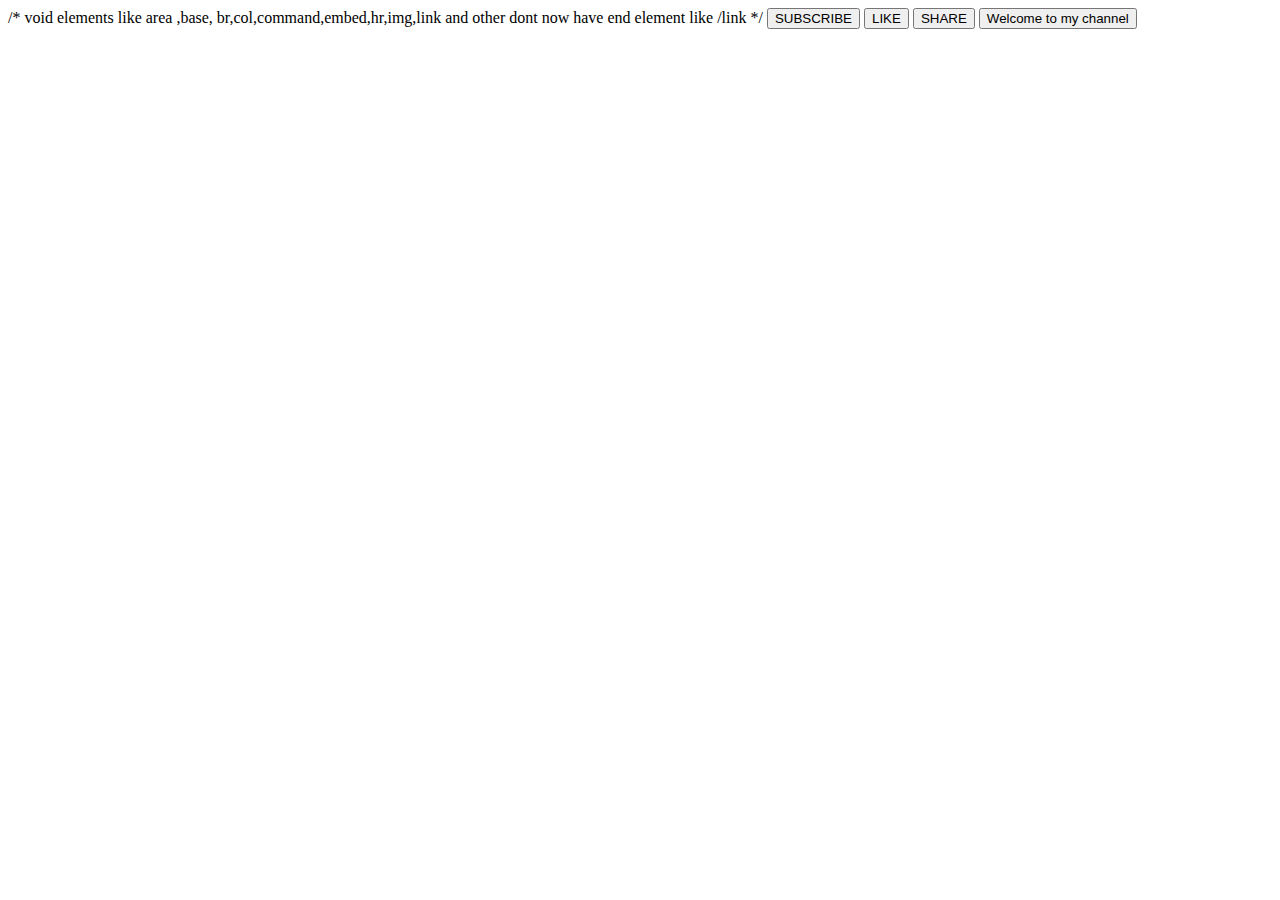
<file: introtohtml/button.html>
<!DOCYPE html>
<html>
   <head>
    <title>
      button website prep
    </title>
<link>/* void elements like area ,base, br,col,command,embed,hr,img,link and other dont now have end element like /link */
    
  </head>
  <body>
    <button class="Subscribe-button">
      SUBSCRIBE
    </button>
    
    <button class="Like-button">
      LIKE
    </button>
    
    <button class="Share-button">
      SHARE
    </button>
    
    <button class="you-button">
      Welcome to my channel
    </button>

   </body>
</html>
</file>
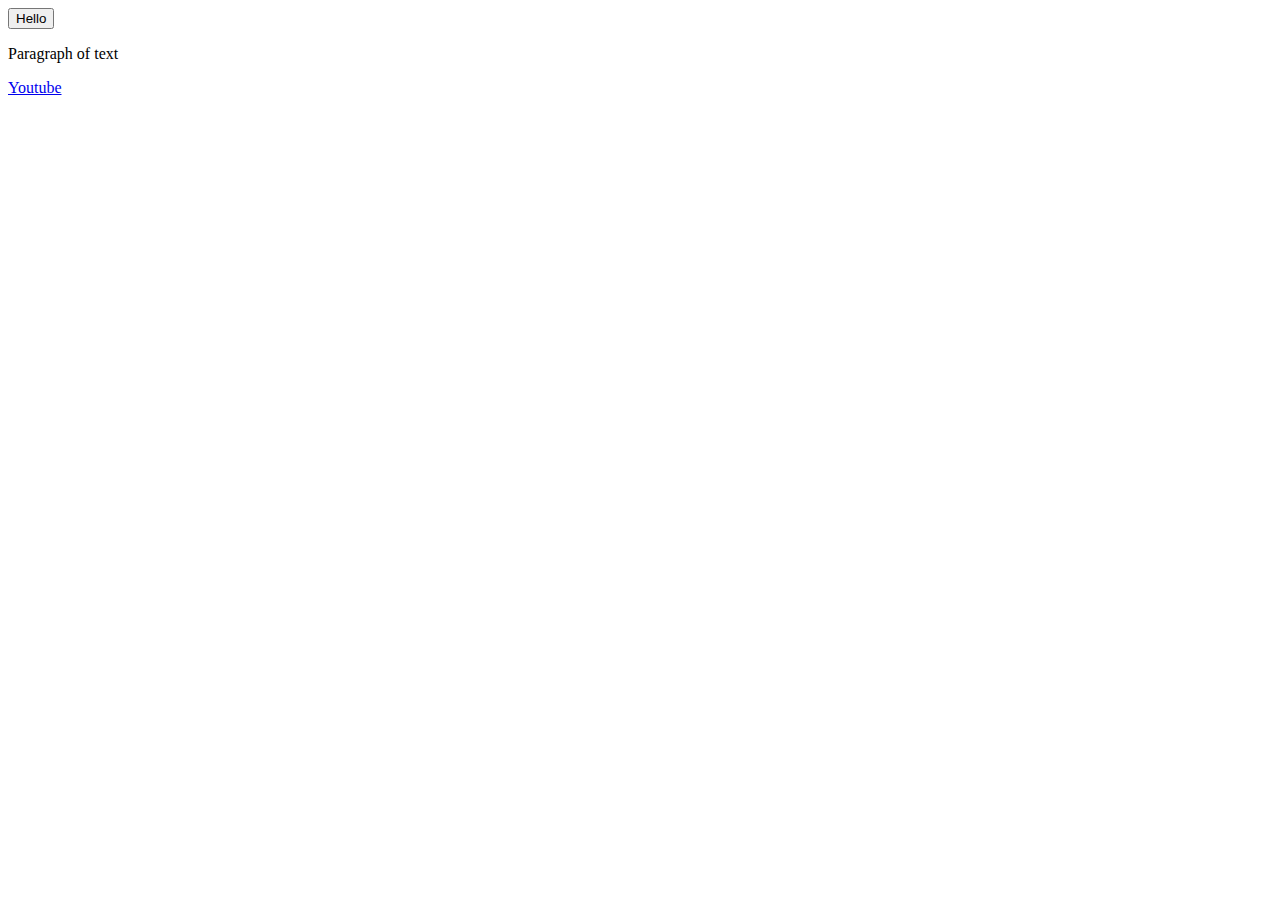
<file: introtohtml/website.html>
<!DOCTYPE html>    <!--is used for commenting-->
 <html>  <!--html is used for nesting -->
  <head>
    <title>Kaiser pvt ltd.co</title> <!--changes web page name at top*/-->
  </head>
  <body> <!--all visible contents on website goes into body section-->
    <button>
      Hello 
     </button>
   <p> 
     Paragraph of text
   </p>
   <a href="https://www.youtube.com/" target="_blank">
     Youtube
   </a>
  </body>
</html>
</file>
<file: styles/header.css>
.search-bar{
         font-size: 20px;
         margin-left: 12px;
         display: block;
       }
  .header{
    height: 55px;
    display: flex;
    flex-direction: row;
    justify-content: space-between;
    position: fixed;
    top: 0;
    left: 0;
    right: 0;
    z-index: 100;
    background-color: white;
    border-bottom-width: 1px;
    border-bottom-style: solid;
    border-bottom-color: rgb(240, 240, 240);
  }

  .left-section{
    display: flex;
    align-items: center;
  }

  .middle-section{
    flex: 1;
    margin-left: 70px;
    margin-right: 35px;
    max-width: 500px;
    display: flex;
    align-items: center;
  }

  .right-section{
    width: 180px;
    margin-right: 20px;
    display: flex;
    align-items: center;
    justify-content: space-between;
    flex-shrink: 0;
  }

  .hamburger-menu{
    height: 24px;
    margin-left: 24px;
    margin-right: 24px; 
  }

  .youtube-logo{
    height: 20px; 
  }

  .search-bar{
    flex: 1;
    height: 36px;
    padding-left: 10px;
    font-size: 16px;
    border: 1px solid rgb(192, 192. 192);
/*  shortcut of: 
    border-width: 1px;
    border-style: solid;
    border-color: rgb(192, 192, 192); */
    border-radius: 2px;
    box-shadow: inset 1px 2px 3px rgb(0, 0, 0, 0.05);
    width: 0;
  }

  .search-bar::placeholder{
    font-family: Roboto, Arial;
    font-size: 16px;
  }

  .search-button{
    height: 36px;
    width: 66px;
    background-color: rgb(240, 240, 240);
    border-width: 1px;
    border-style: solid;
    border-color: rgb(192, 192. 192);
    margin-left: -1px;
    margin-right: 10px;
  }

  .search-button,
  .voice-search-button,
  .upload-icon-container,
  .youtube-apps-container,
  .notifications-container{
    display: flex;
    align-items: center;
    justify-content: center;
     position: relative;
  }

  .search-button .tooltip,
  .voice-search-button .tooltip,
  .upload-icon-container .tooltip,
  .youtube-apps-container .tooltip,
  .notifications-container .tooltip{
    font-family: Roboto, Arial;
    position: absolute;
    background-color: gray;
    color: white;
    padding-top: 4px;
    padding-bottom: 4px;
    padding-left: 8px;
    padding-right: 8px;
    border-radius: 4px;
    font-size: 12px;
    bottom: -30px;
    opacity: 0;
    transition: 0.15sec;
    pointer-events: none;
    white-space: nowrap;
  }

  .search-button:hover .tooltip,
  .voice-search-button:hover .tooltip,
  .upload-icon-container:hover .tooltip,
  .youtube-apps-container:hover .tooltip,
  .notifications-container:hover .tooltip{
    opacity: 1;

  }


  .voice-search-button{
    height: 40px;
    width: 40px;
    border-radius:  20px;
    border: none;
    background-color: rgb(245, 245, 245);

  }
  
  .voice-search-icon{
    height: 24px;
    
  }

  .search-icon{
    height: 25px;
    

  }

  .upload-icon{
    height: 24px;

  }


  .youtube-app-icon{
    height: 24px;

  }


  .notification-icon{
    height: 24px;

  }

  .notifications-icon-container{
    position: relative;

  }

  .notifications-count{
    position: absolute;
    top: -2px;
    right: -5px;
    background-color: rgb(200, 0, 0);
    color: white;
    font-family: Roboto, Arial;
    font-size: 11px;
    padding-left: 5px;
    padding-right: 5px;
    padding-top: 2px;
    padding-bottom: 2px;
    border-radius: 10px;
  }


  .current-user-picture{
    height: 32px;
    border-radius: 16px;

  }
</file>
<file: styles/general.css>
p{ 
        font-family:Roboto,Arial;
        margin-top: 0;
        margin-bottom: 0;
      }

body{
  margin: 0;
  padding-top: 80px;
  padding-left: 96px;
  padding-right: 24px;
  background-color: rgb(249, 249, 249);
}
</file>
<file: styles/video.css>
.thumbnail {
        width: 100%;
        display: block;
       }
     
       .video-title{
        margin-top: 0;
        font-size: 14px;
        font-weight: 500;
        line-height: 20px;
        margin-bottom: 10px;
       }
       .video-author,
       .video-stats{
        font-size: 12px;
        color: rgb(96,96,96);
       }
       .video-author{
        margin-bottom: 4px;
       }
       .video-preview{
       display: inline-block;
       }
       .channel-picture{
        display: inline-block;
        width: 40px;
        vertical-align: top;
       }
       .video-info{
        display: inline-block;
        width: 200px;
       }
       .profile-picture{
        width: 36px;
        border-radius: 40px;
       }
       .thumbnail-row{
        margin-bottom: 8px;
        position: relative;
       }
       .video-info-grid{
        display: grid;
        grid-template-columns: 50px 1fr;
       }
       .video-grid{
        display: grid;
        grid-template-columns: 1fr 1fr 1fr;
        column-gap: 16px;
        row-gap: 40px;
        /*text-decoration: underline; even after putting to gird it shows effect to whole thing insde it which is called inheritance
        which only works with text properties but not the other things*/
       }
/*media helps to be responsive window so that it changes according to size of page*/
        @media (max-width: 750px){
          .video-grid{
            grid-template-columns: 1fr 1fr;
          }
        }

         @media (min-width: 751px) and (max-width: 999px){
          .video-grid{
            grid-template-columns: 1fr 1fr 1fr;
          }
        }


         @media (min-width: 1000px){
          .video-grid{
            grid-template-columns: 1fr 1fr 1fr 1fr;
          }
        }


       .video-time{

        font-family: Roboto, Arial;
        font-size: 12px;
        font-weight: 500;   /*400 is normal 500 is semi bold 700 is bold*/ 
        padding: 4px;
        /* shortcut of
        padding: 4px 10px; this gives top and bottom 4px and left and right 10 px
        or
        padding:1px 2px 3px 4px; for top,right,bottom,left
        or
        padding-left: 4px;
        padding-right: 4px;
        padding-top: 4px;
        padding-bottom: 4px;*/
        background-color: black;
        color:  white;
        position: absolute;
        right: 5px;
        bottom: 8px;
        border-radius: 2px;
       }
  
       .video-link {
  text-decoration: none; /* Removes underline */
  color: black;           /* Sets text color */
  font-weight: bold;      /* Optional: Makes text bold */
}

.video-link:hover {
  text-decoration: none;
  color: rgb(0, 0, 0);
}
</file>
<file: styles/sidebar.css>
.sidebar{
position: fixed;
left: 0;
bottom: 0;
top: 55px;
background-color: white;
width: 72px;
z-index: 200;
padding-top: 5px;
}

.sidebar-link{
  height: 74px;
  display: flex;
  justify-content: center;
  align-items:center;
  flex-direction: column;
  cursor: pointer;
  
}

.sidebar-link:hover{
  background-color: rgb(235, 235, 235);

}

.sidebar-link img{
  height: 24px;
  margin-bottom: 4px;
}

.sidebar-link div{
  font-family: Roboto, Arial;
  font-size: 10px;
}
</file>
